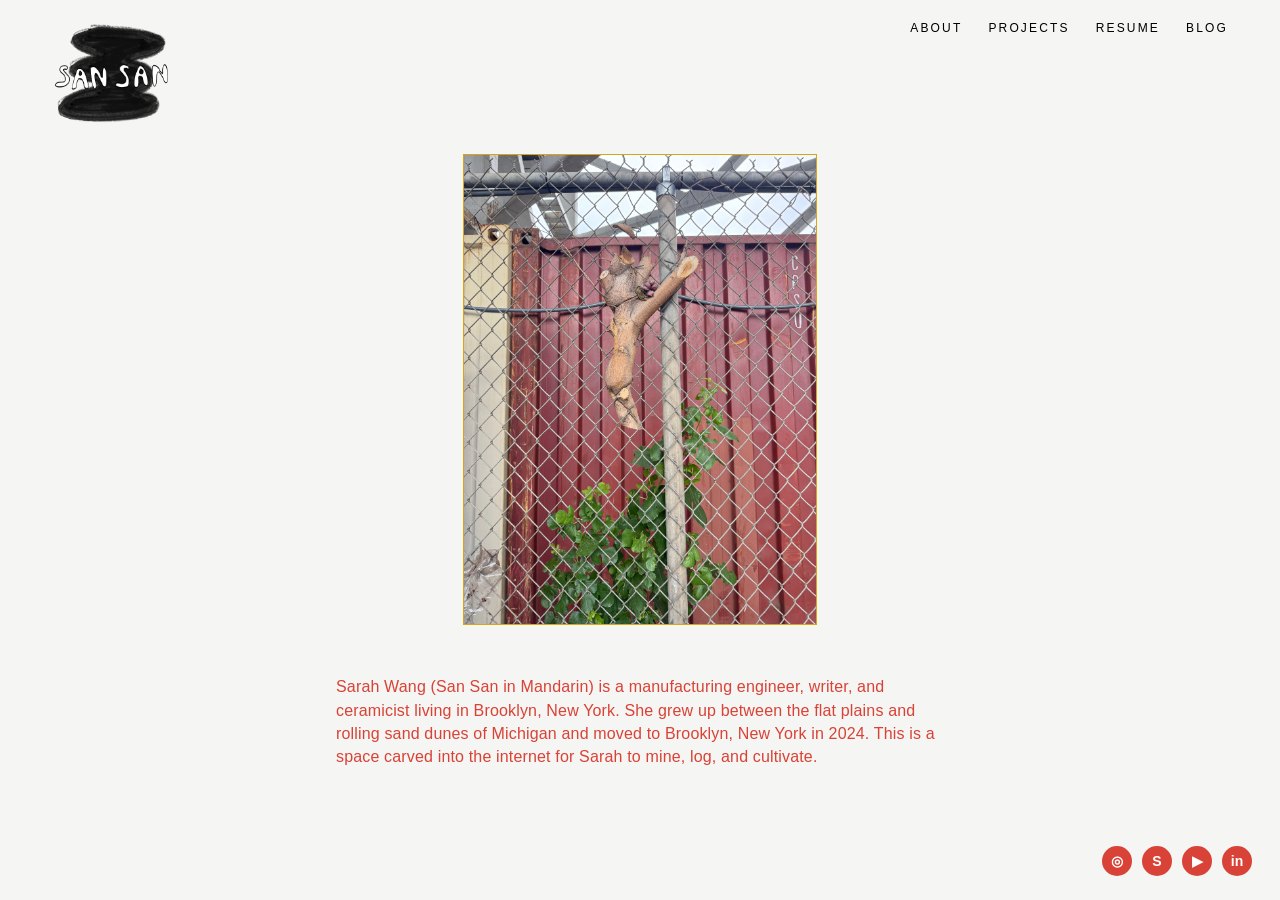
<file: index.html>
<!DOCTYPE html>
<html lang="en">
  <head>
    <meta charset="UTF-8" />
    <meta name="viewport" content="width=device-width, initial-scale=1.0" />
    <title>San San — About</title>
    <link rel="icon" type="image/png" href="SanSanLogo.png" />
    <link rel="stylesheet" href="styles.css" />
  </head>
  <body class="page-shell">
    <header class="site-header">
      <div class="brand" aria-label="sansan.studio home">
        <img class="brand-logo" src="SanSanLogo.png" alt="sansan.studio logo" />
      </div>

      <nav class="main-nav" aria-label="Main navigation">
        <ul>
          <li><a href="about.html">About</a></li>
          <li><a href="projects.html">Projects</a></li>
          <li><a href="resume.html">Resume</a></li>
          <li><a href="blog.html">Blog</a></li>
        </ul>
      </nav>
    </header>

    <main class="about-page">
      <div class="feature-wrap">
        <img
          class="feature-image"
          src="TreeFence.JPEG"
          alt="Fence and tree image"
        />
      </div>

      <article class="about-copy">
        <p>
          Sarah Wang (San San in Mandarin) is a manufacturing engineer, writer, and ceramicist living in Brooklyn,
          New York. She grew up between the flat plains and rolling sand dunes of Michigan and moved to
          Brooklyn, New York in 2024. This is a space carved into the internet for Sarah to mine, log, and cultivate.
        </p>
      </article>
    </main>

    <div class="social-links" aria-label="Social media links">
      <a href="https://www.instagram.com/swangxswang/" target="_blank" rel="noreferrer" aria-label="Instagram" title="Instagram">◎</a>
      <a href="https://swangxswang.substack.com/?utm_campaign=profile_chips" target="_blank" rel="noreferrer" aria-label="Substack" title="Substack">S</a>
      <a href="https://www.youtube.com/@swangxswang" target="_blank" rel="noreferrer" aria-label="YouTube" title="YouTube">▶</a>
      <a href="https://www.linkedin.com/in/sarah-wang-07b1b1128/?isSelfProfile=true" target="_blank" rel="noreferrer" aria-label="LinkedIn" title="LinkedIn">in</a>
    </div>
  </body>
</html>
</file>
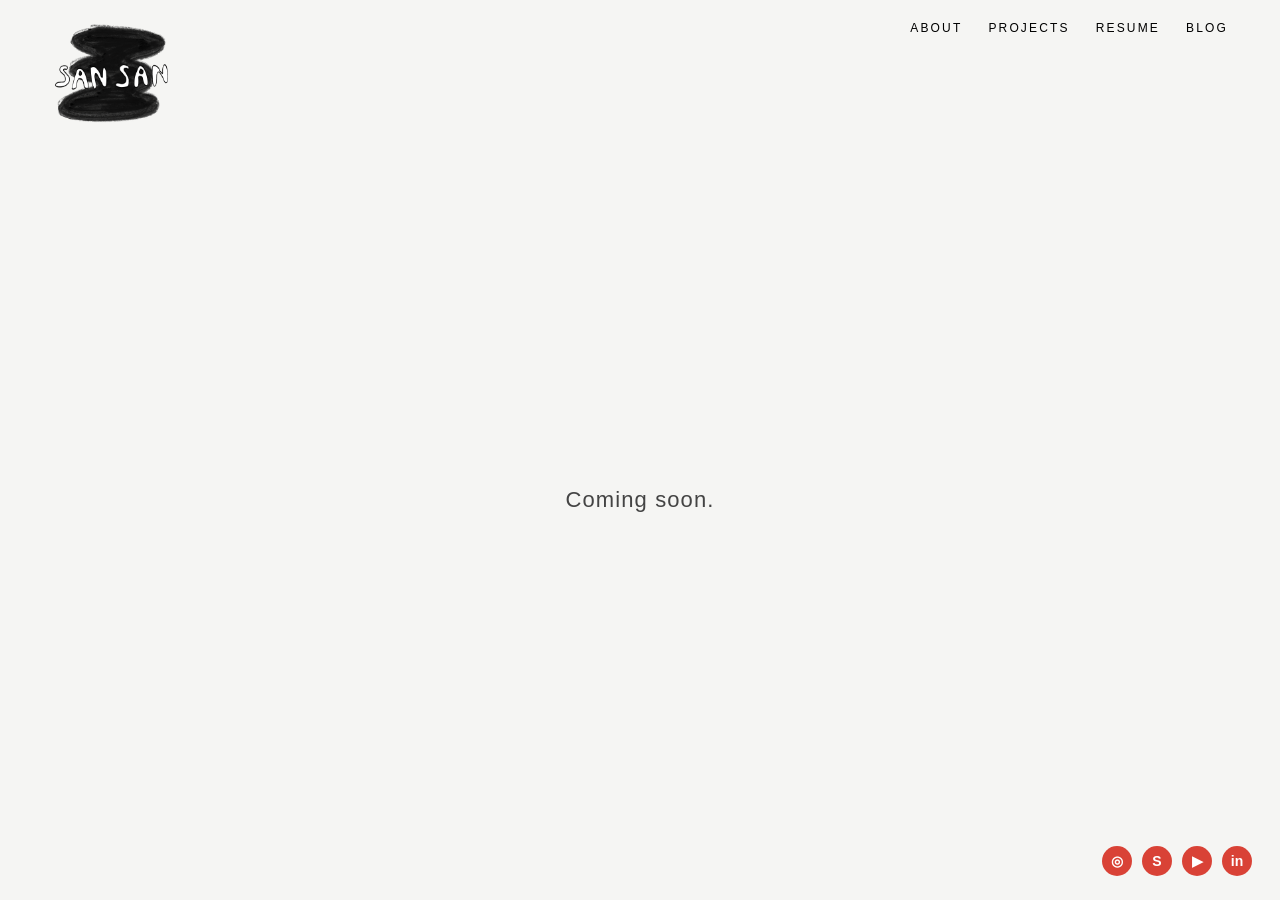
<file: blog.html>
<!DOCTYPE html>
<html lang="en">
  <head>
    <meta charset="UTF-8" />
    <meta name="viewport" content="width=device-width, initial-scale=1.0" />
    <title>San San — Blog</title>
    <link rel="icon" type="image/png" href="SanSanLogo.png" />
    <link rel="stylesheet" href="styles.css" />
  </head>
  <body class="page-shell empty-page">
    <header class="site-header">
      <div class="brand" aria-label="San San home">
        <img class="brand-logo" src="SanSanLogo.png" alt="San San logo" />
      </div>

      <nav class="main-nav" aria-label="Main navigation">
        <ul>
          <li><a href="about.html">About</a></li>
          <li><a href="projects.html">Projects</a></li>
          <li><a href="resume.html">Resume</a></li>
          <li><a href="blog.html" aria-current="page">Blog</a></li>
        </ul>
      </nav>
    </header>

    <main class="blank-page">
      <p>Coming soon.</p>
    </main>

    <div class="social-links" aria-label="Social media links">
      <a href="https://www.instagram.com/swangxswang/" target="_blank" rel="noreferrer" aria-label="Instagram" title="Instagram">◎</a>
      <a href="https://swangxswang.substack.com/?utm_campaign=profile_chips" target="_blank" rel="noreferrer" aria-label="Substack" title="Substack">S</a>
      <a href="https://www.youtube.com/@swangxswang" target="_blank" rel="noreferrer" aria-label="YouTube" title="YouTube">▶</a>
      <a href="https://www.linkedin.com/in/sarah-wang-07b1b1128/?isSelfProfile=true" target="_blank" rel="noreferrer" aria-label="LinkedIn" title="LinkedIn">in</a>
    </div>
  </body>
</html>
</file>
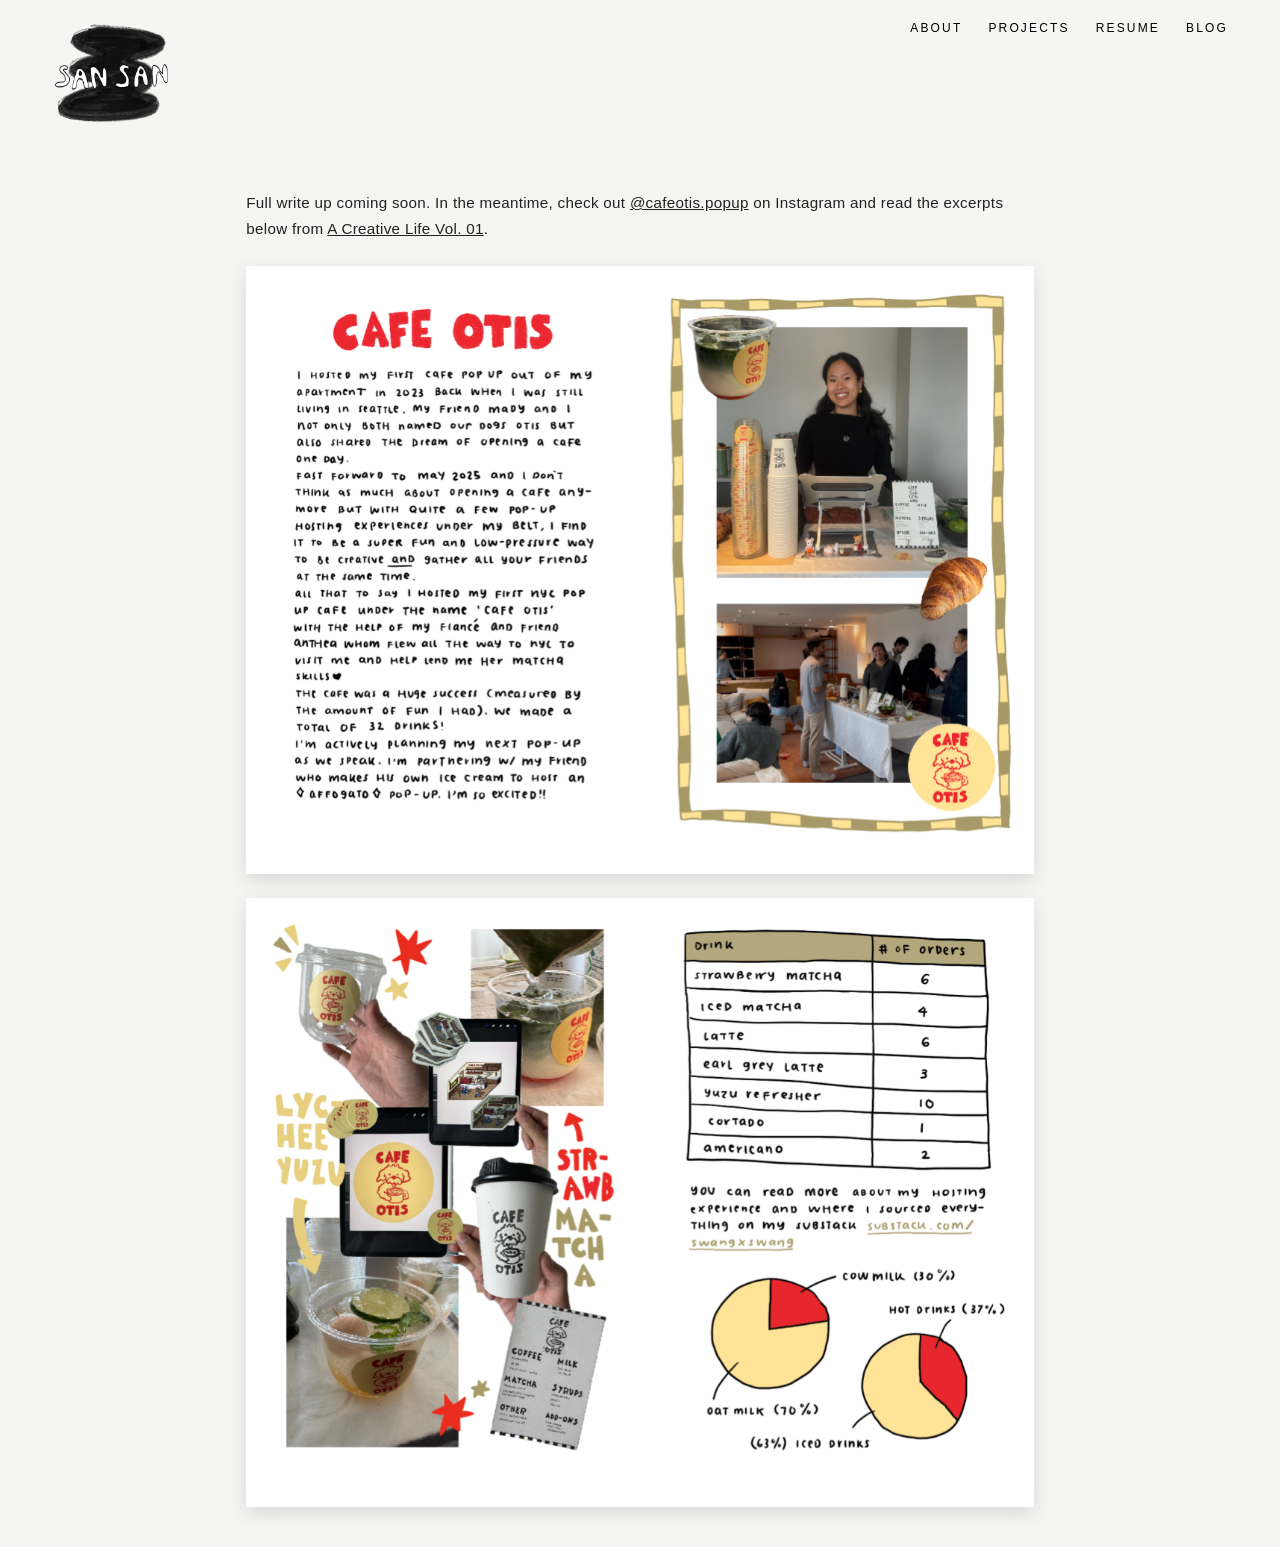
<file: cafe-otis.html>
<!DOCTYPE html>
<html lang="en">
  <head>
    <meta charset="UTF-8" />
    <meta name="viewport" content="width=device-width, initial-scale=1.0" />
    <title>Coming Soon</title>
    <link rel="icon" type="image/png" href="SanSanLogo.png" />
    <link rel="stylesheet" href="styles.css" />
  </head>
  <body class="page-shell">
    <header class="site-header">
      <div class="brand" aria-label="sansan.studio home">
        <img class="brand-logo" src="SanSanLogo.png" alt="sansan.studio logo" />
      </div>
      <nav class="main-nav" aria-label="Main navigation">
        <ul>
          <li><a href="about.html">About</a></li>
          <li><a href="projects.html">Projects</a></li>
          <li><a href="resume.html">Resume</a></li>
          <li><a href="blog.html">Blog</a></li>
        </ul>
      </nav>
    </header>

    <main class="blank-page" style="display: grid; grid-template-columns: 1fr; gap: 24px; justify-items: center; padding: 40px 24px; position: relative; top: 50px;">
      <p style="max-width: 787.5px; width: 100%; margin: 0; text-align: left; font-size: 0.95rem; line-height: 1.7; color: #222; letter-spacing: 0.02em;">
        Full write up coming soon. In the meantime, check out <a href="https://www.instagram.com/cafeotis.popup/" target="_blank" rel="noreferrer" style="color: inherit; text-decoration: underline;">@cafeotis.popup</a> on Instagram and read the excerpts below from
        <a href="coming-soon-vol01.html" style="color: inherit; text-decoration: underline;">A Creative Life Vol. 01</a>.
      </p>
      <img src="mclVol1Cafeotis_1.png" alt="Cafe Otis excerpt 1" style="max-width: 787.5px; width: 100%; height: auto; display: block; object-fit: contain; box-shadow: 0 6px 18px rgba(0, 0, 0, 0.12);" />
      <img src="mclVol1Cafeotis_2.png" alt="Cafe Otis excerpt 2" style="max-width: 787.5px; width: 100%; height: auto; display: block; object-fit: contain; box-shadow: 0 6px 18px rgba(0, 0, 0, 0.12);" />
    </main>
  </body>
</html>
</file>
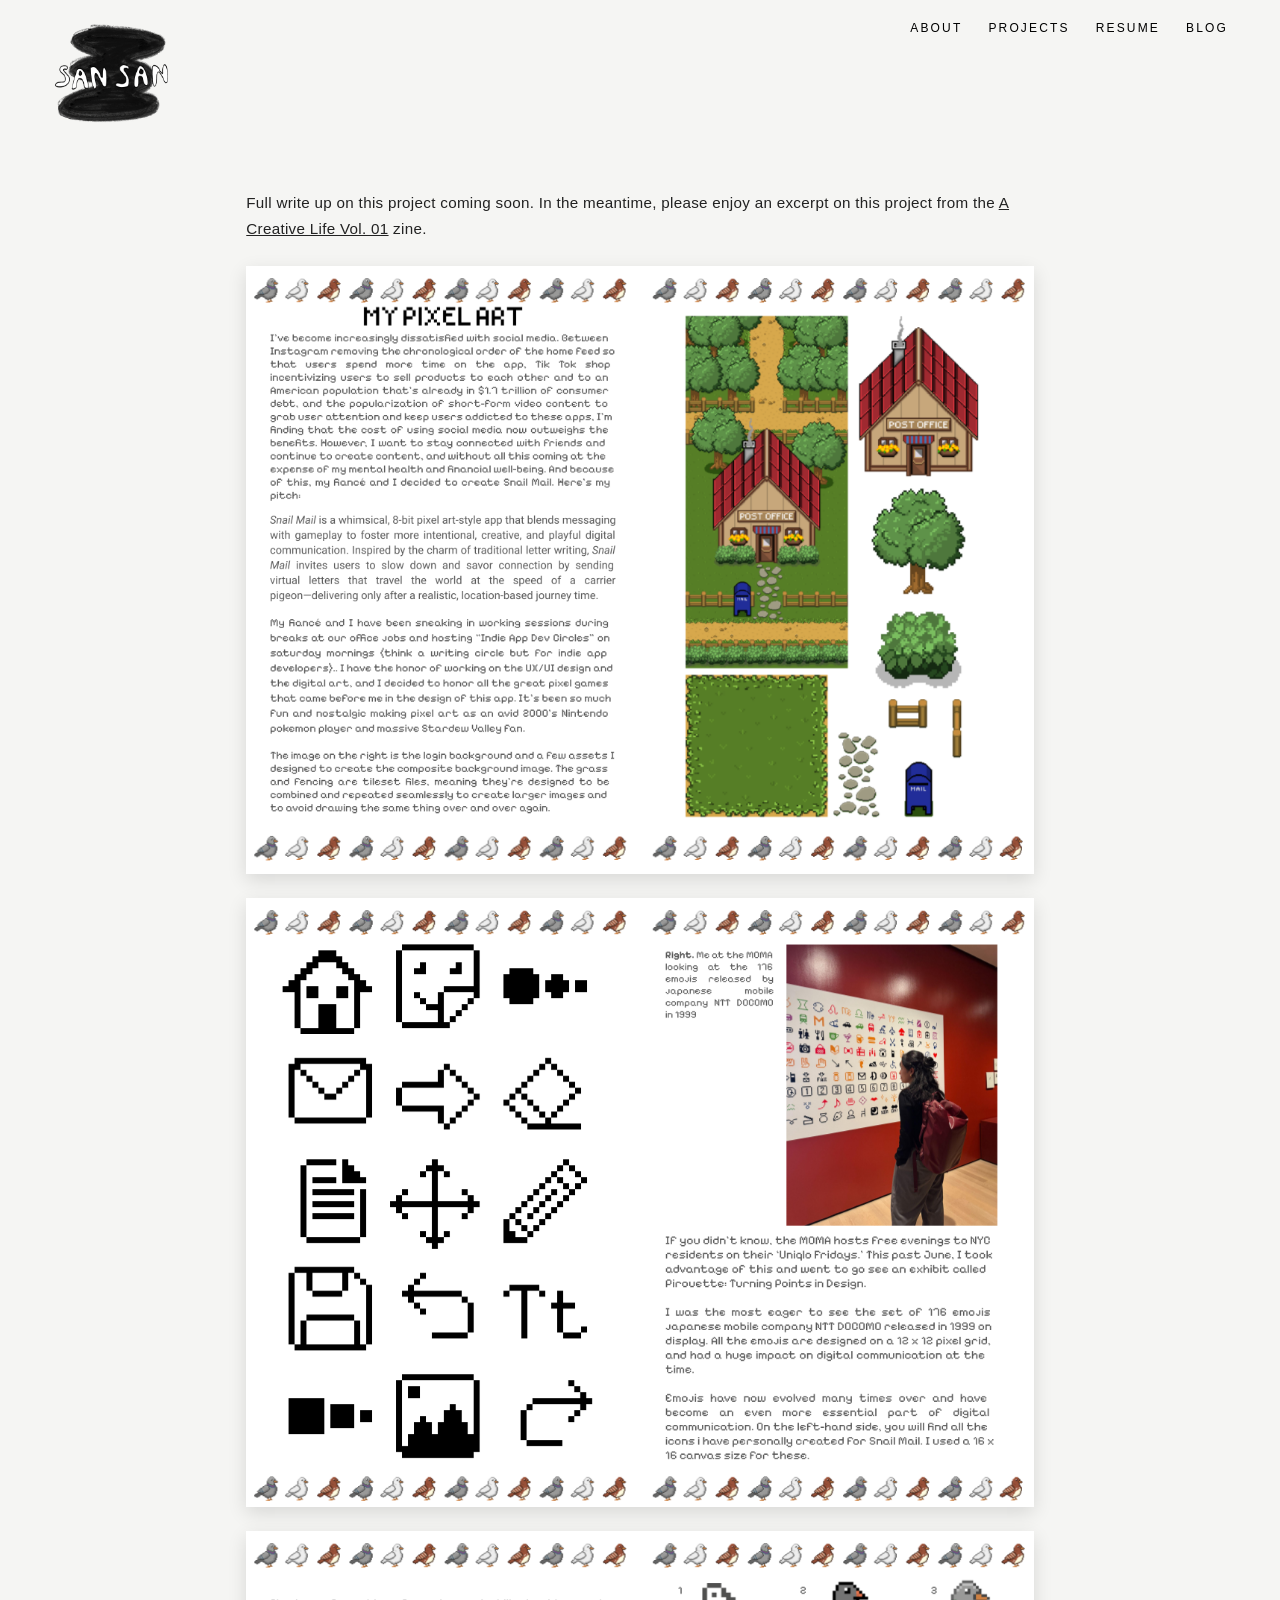
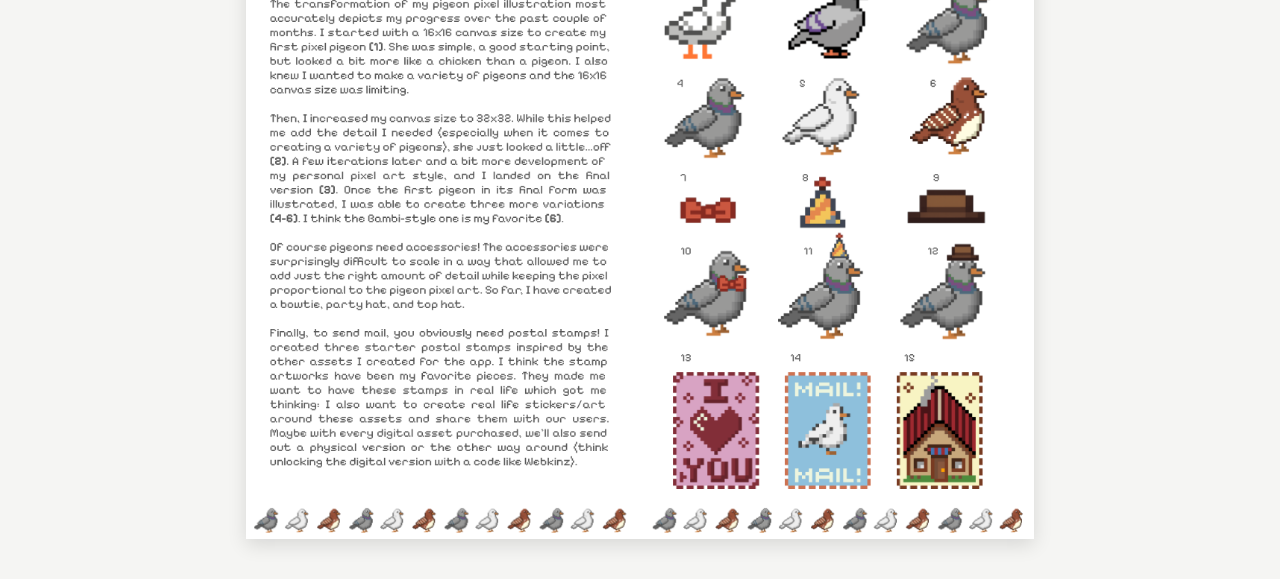
<file: coming-soon-snailmail.html>
<!DOCTYPE html>
<html lang="en">
  <head>
    <meta charset="UTF-8" />
    <meta name="viewport" content="width=device-width, initial-scale=1.0" />
    <title>Coming Soon</title>
    <link rel="icon" type="image/png" href="SanSanLogo.png" />
    <link rel="stylesheet" href="styles.css" />
  </head>
  <body class="page-shell">
    <header class="site-header">
      <div class="brand" aria-label="sansan.studio home">
        <img class="brand-logo" src="SanSanLogo.png" alt="sansan.studio logo" />
      </div>
      <nav class="main-nav" aria-label="Main navigation">
        <ul>
          <li><a href="about.html">About</a></li>
          <li><a href="projects.html">Projects</a></li>
          <li><a href="resume.html">Resume</a></li>
          <li><a href="blog.html">Blog</a></li>
        </ul>
      </nav>
    </header>

    <main class="blank-page" style="display: grid; grid-template-columns: 1fr; gap: 24px; justify-items: center; padding: 40px 24px; position: relative; top: 50px;">
      <p style="max-width: 787.5px; width: 100%; margin: 0; text-align: left; font-size: 0.95rem; line-height: 1.7; color: #222; letter-spacing: 0.02em;">
        Full write up on this project coming soon. In the meantime, please enjoy an excerpt on this project from the
        <a href="coming-soon-vol01.html" style="color: inherit; text-decoration: underline;">A Creative Life Vol. 01</a>
        zine.
      </p>
      <img src="MCL_Vol1_SnailMail_1.png" alt="Snail Mail image 1" style="max-width: 787.5px; width: 100%; height: auto; display: block; object-fit: contain; box-shadow: 0 6px 18px rgba(0, 0, 0, 0.12);" />
      <img src="MCL_Vol1_SnailMail_2.png" alt="Snail Mail image 2" style="max-width: 787.5px; width: 100%; height: auto; display: block; object-fit: contain; box-shadow: 0 6px 18px rgba(0, 0, 0, 0.12);" />
      <img src="MCL_Vol1_SnailMail_3.png" alt="Snail Mail image 3" style="max-width: 787.5px; width: 100%; height: auto; display: block; object-fit: contain; box-shadow: 0 6px 18px rgba(0, 0, 0, 0.12);" />
    </main>
  </body>
</html>
</file>
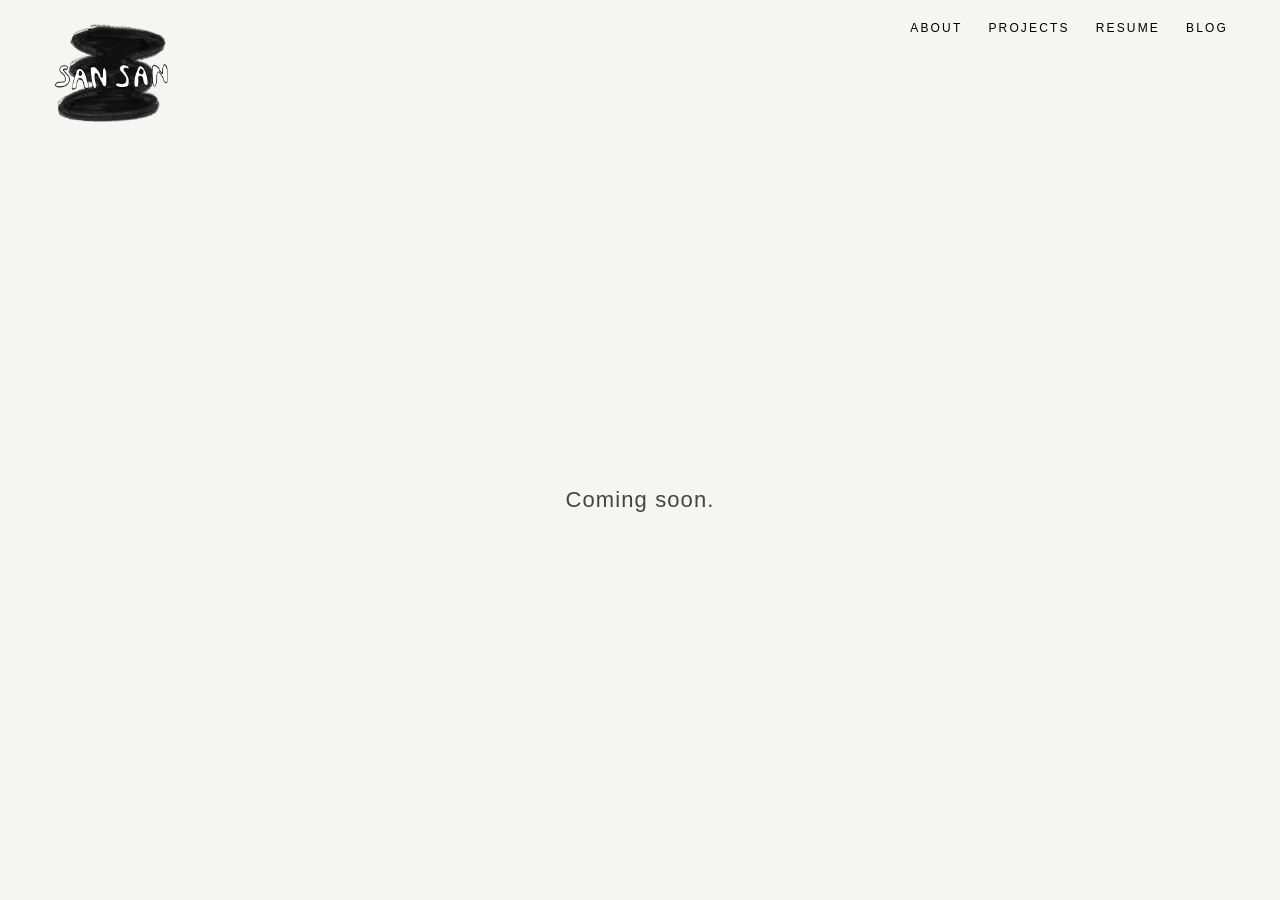
<file: coming-soon-vol01.html>
<!DOCTYPE html>
<html lang="en">
  <head>
    <meta charset="UTF-8" />
    <meta name="viewport" content="width=device-width, initial-scale=1.0" />
    <title>Coming Soon</title>
    <link rel="icon" type="image/png" href="SanSanLogo.png" />
    <link rel="stylesheet" href="styles.css" />
  </head>
  <body class="page-shell">
    <header class="site-header">
      <div class="brand" aria-label="sansan.studio home">
        <img class="brand-logo" src="SanSanLogo.png" alt="sansan.studio logo" />
      </div>
      <nav class="main-nav" aria-label="Main navigation">
        <ul>
          <li><a href="about.html">About</a></li>
          <li><a href="projects.html">Projects</a></li>
          <li><a href="resume.html">Resume</a></li>
          <li><a href="blog.html">Blog</a></li>
        </ul>
      </nav>
    </header>

    <main class="blank-page">
      <p>Coming soon.</p>
    </main>
  </body>
</html>
</file>
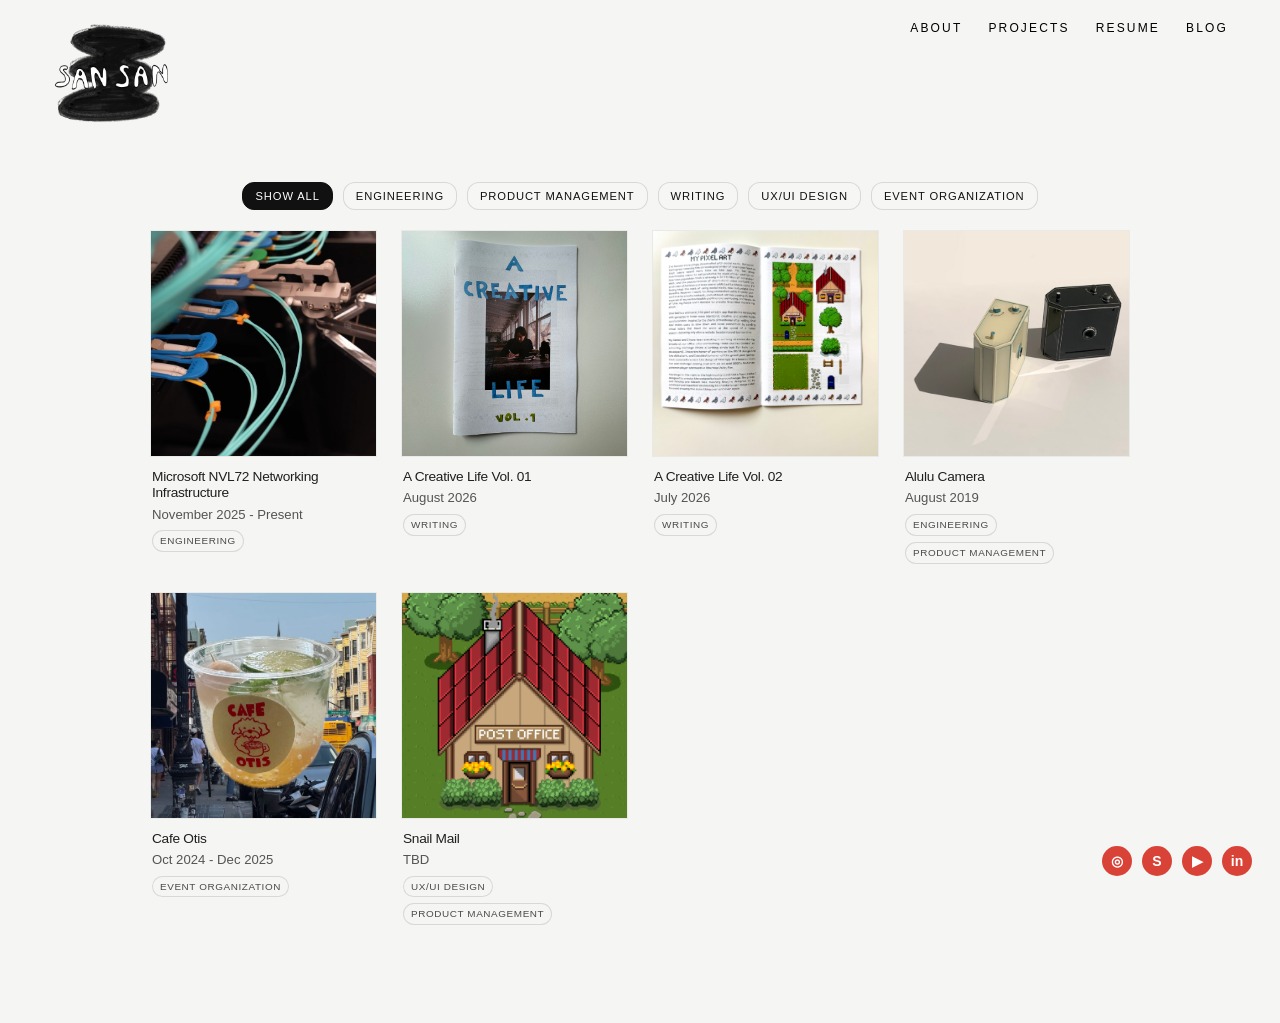
<file: projects.html>
<!DOCTYPE html>
<html lang="en">
  <head>
    <meta charset="UTF-8" />
    <meta name="viewport" content="width=device-width, initial-scale=1.0" />
    <title>San San — Projects</title>
    <link rel="icon" type="image/png" href="SanSanLogo.png" />
    <link rel="stylesheet" href="styles.css" />
  </head>
  <body class="page-shell empty-page">
    <header class="site-header">
      <div class="brand" aria-label="San San home">
        <img class="brand-logo" src="SanSanLogo.png" alt="San San logo" />
      </div>

      <nav class="main-nav" aria-label="Main navigation">
        <ul>
          <li><a href="about.html">About</a></li>
          <li><a href="projects.html" aria-current="page">Projects</a></li>
          <li><a href="resume.html">Resume</a></li>
          <li><a href="blog.html">Blog</a></li>
        </ul>
      </nav>
    </header>

    <main class="zines-page projects-page">
      <div class="project-tag-bar" aria-label="Project filters">
        <button class="project-tag-filter is-active" type="button" data-filter="all">Show All</button>
        <button class="project-tag-filter" type="button" data-filter="Engineering">Engineering</button>
        <button class="project-tag-filter" type="button" data-filter="Product Management">Product Management</button>
        <button class="project-tag-filter" type="button" data-filter="Writing">Writing</button>
        <button class="project-tag-filter" type="button" data-filter="UX/UI Design">UX/UI Design</button>
        <button class="project-tag-filter" type="button" data-filter="Event Organization">Event Organization</button>
      </div>

      <div class="projects-grid projects-card-grid" aria-label="Zine gallery">
        <article class="project-card" data-tags="Engineering">
          <a class="projects-link" href="https://azure.microsoft.com/en-us/blog/microsofts-strategic-ai-datacenter-planning-enables-seamless-large-scale-nvidia-rubin-deployments/" target="_blank" rel="noopener noreferrer" aria-label="Microsoft NVL72 Networking Infrastructure">
            <img src="msftnvl72infra.jpg" alt="Microsoft NVL72 Networking Infrastructure" />
          </a>
          <div class="project-meta">
            <h2>Microsoft NVL72 Networking Infrastructure</h2>
            <p>November 2025 - Present</p>
            <div class="project-tags"><span>Engineering</span></div>
          </div>
        </article>

        <article class="project-card" data-tags="Writing">
          <a class="projects-link" href="coming-soon-vol01.html" aria-label="A Creative Life Vol. 01 cover">
            <img src="ACreativeLifeVol01.JPEG" alt="A Creative Life Vol. 01 cover" />
          </a>
          <div class="project-meta">
            <h2>A Creative Life Vol. 01</h2>
            <p>August 2026</p>
            <div class="project-tags"><span>Writing</span></div>
          </div>
        </article>

        <article class="project-card" data-tags="Writing">
          <a class="projects-link" href="coming-soon-vol02.html" aria-label="A Creative Life Vol. 02 cover">
            <img src="ACreativeLifeVol01_PixelArt.JPEG" alt="A Creative Life Vol. 02 cover" />
          </a>
          <div class="project-meta">
            <h2>A Creative Life Vol. 02</h2>
            <p>July 2026</p>
            <div class="project-tags"><span>Writing</span></div>
          </div>
        </article>

        <article class="project-card" data-tags="Engineering,Product Management">
          <a class="projects-link" href="https://alulucamera.com/" aria-label="Alulu Camera cover">
            <img src="alulu_yellowandblack.jpg" alt="Alulu Camera cover" />
          </a>
          <div class="project-meta">
            <h2>Alulu Camera</h2>
            <p>August 2019</p>
            <div class="project-tags"><span>Engineering</span><span>Product Management</span></div>
          </div>
        </article>

        <article class="project-card" data-tags="Event Organization">
          <a class="projects-link" href="cafe-otis.html" aria-label="Cafe Otis">
            <img src="cafeotis.png" alt="Cafe Otis" />
          </a>
          <div class="project-meta">
            <h2>Cafe Otis</h2>
            <p>Oct 2024 - Dec 2025</p>
            <div class="project-tags"><span>Event Organization</span></div>
          </div>
        </article>

        <article class="project-card" data-tags="UX/UI Design,Product Management">
          <a class="projects-link" href="coming-soon-snailmail.html" aria-label="Snail Mail">
            <img src="snailmail.png" alt="Snail Mail" />
          </a>
          <div class="project-meta">
            <h2>Snail Mail</h2>
            <p>TBD</p>
            <div class="project-tags"><span>UX/UI Design</span><span>Product Management</span></div>
          </div>
        </article>
      </div>
    </main>

    <script>
      const filterButtons = document.querySelectorAll('.project-tag-filter');
      const projectCards = document.querySelectorAll('.project-card');

      filterButtons.forEach((button) => {
        button.addEventListener('click', () => {
          const selectedTag = button.dataset.filter;

          filterButtons.forEach((item) => {
            item.classList.toggle('is-active', item === button);
          });

          projectCards.forEach((card) => {
            const tags = (card.dataset.tags || '').split(',').map((tag) => tag.trim());
            const shouldShow = selectedTag === 'all' || tags.includes(selectedTag);
            card.classList.toggle('is-hidden', !shouldShow);
          });
        });
      });
    </script>

    <div class="social-links" aria-label="Social media links">
      <a href="https://www.instagram.com/swangxswang/" target="_blank" rel="noreferrer" aria-label="Instagram" title="Instagram">◎</a>
      <a href="https://swangxswang.substack.com/?utm_campaign=profile_chips" target="_blank" rel="noreferrer" aria-label="Substack" title="Substack">S</a>
      <a href="https://www.youtube.com/@swangxswang" target="_blank" rel="noreferrer" aria-label="YouTube" title="YouTube">▶</a>
      <a href="https://www.linkedin.com/in/sarah-wang-07b1b1128/?isSelfProfile=true" target="_blank" rel="noreferrer" aria-label="LinkedIn" title="LinkedIn">in</a>
    </div>
  </body>
</html>
</file>
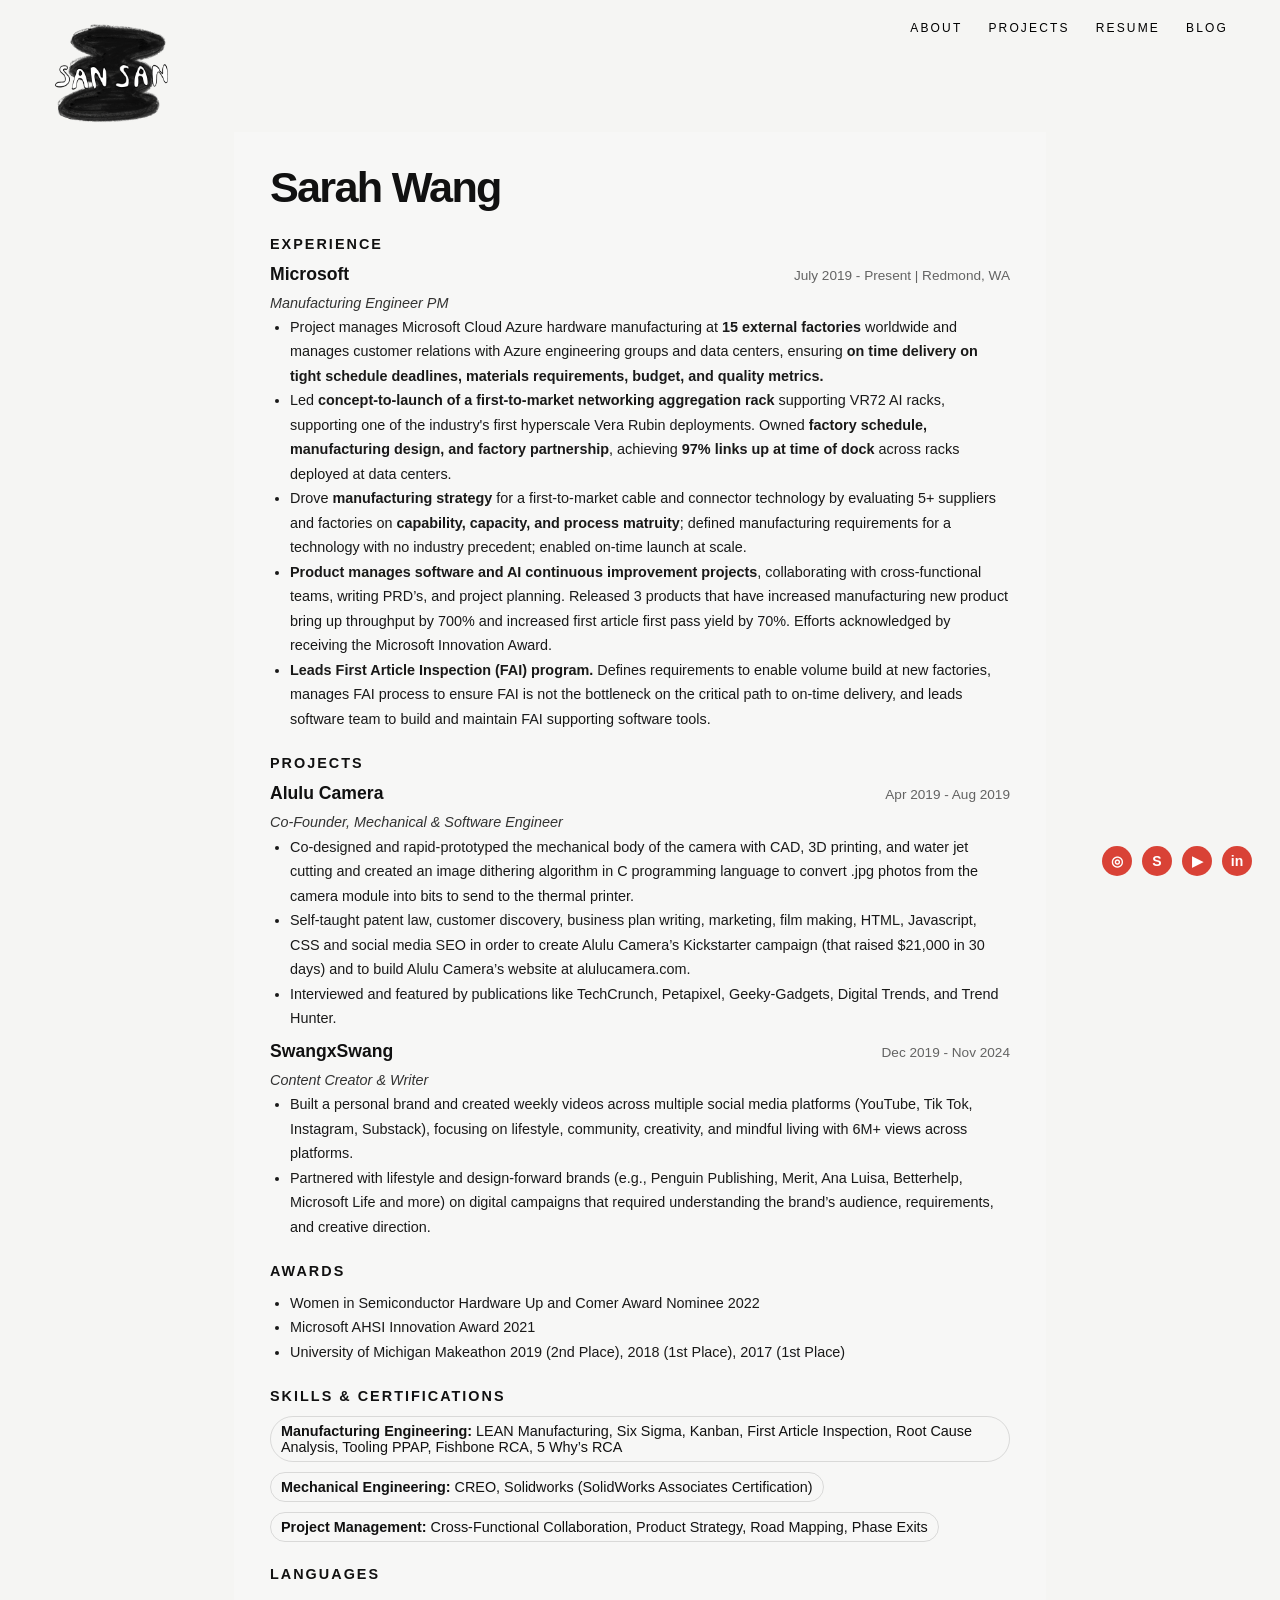
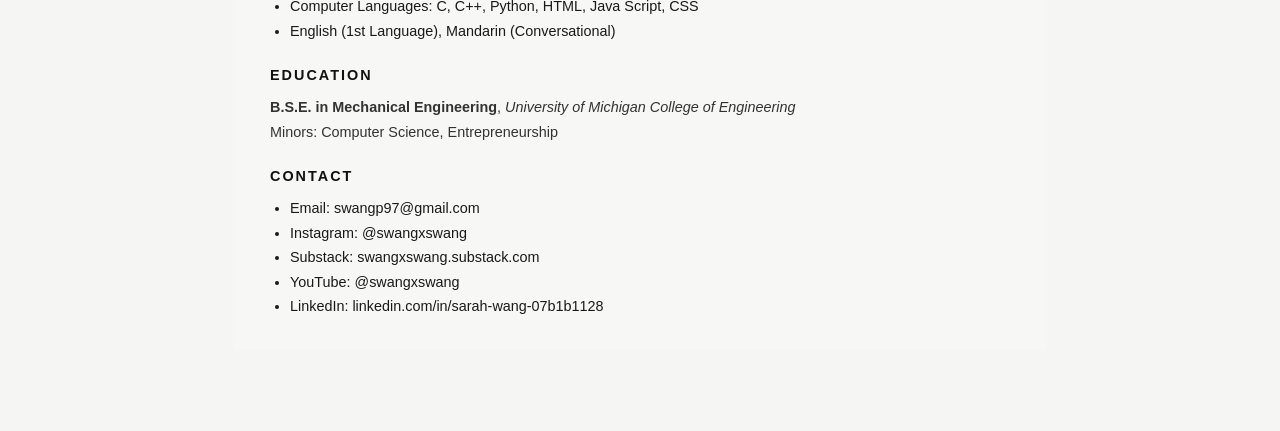
<file: resume.html>
<!DOCTYPE html>
<html lang="en">
  <head>
    <meta charset="UTF-8" />
    <meta name="viewport" content="width=device-width, initial-scale=1.0" />
    <title>San San — Resume</title>
    <link rel="icon" type="image/png" href="SanSanLogo.png" />
    <link rel="stylesheet" href="styles.css" />
  </head>
  <body class="page-shell">
    <header class="site-header">
      <div class="brand" aria-label="San San home">
        <img class="brand-logo" src="SanSanLogo.png" alt="San San logo" />
      </div>

      <nav class="main-nav" aria-label="Main navigation">
        <ul>
          <li><a href="about.html">About</a></li>
          <li><a href="projects.html">Projects</a></li>
          <li><a href="resume.html" aria-current="page">Resume</a></li>
          <li><a href="blog.html">Blog</a></li>
        </ul>
      </nav>
    </header>

    <main class="resume-page">
      <article class="resume-sheet">
        <header class="resume-header">
          <h1>Sarah Wang</h1>
        </header>

        <section class="resume-section">
          <h2>Experience</h2>
          <div class="resume-entry">
            <div class="resume-entry-head">
              <h3>Microsoft</h3>
              <span>July 2019 - Present | Redmond, WA</span>
            </div>
            <p><em>Manufacturing Engineer PM</em></p>
            <ul class="resume-list">
              <li>Project manages Microsoft Cloud Azure hardware manufacturing at <strong>15 external factories</strong> worldwide and manages customer relations with Azure engineering groups and data centers, ensuring <strong> on time delivery on tight schedule deadlines, materials requirements, budget, and quality metrics.</strong> </li>
              <li>Led <strong> concept-to-launch of a first-to-market networking aggregation rack </strong> supporting VR72 AI racks, supporting one of the industry's first hyperscale Vera Rubin deployments. Owned <strong> factory schedule, manufacturing design, and factory partnership</strong>, achieving <strong> 97% links up at time of dock </strong> across racks deployed at data centers.
              </li>
              <li>Drove <strong>manufacturing strategy </strong>for a first-to-market cable and connector technology by evaluating 5+ suppliers and factories on <strong>capability, capacity, and process matruity</strong>; defined manufacturing requirements for a technology with no industry precedent; enabled on-time launch at scale.</li>
              <li><strong>Product manages software and AI continuous improvement projects</strong>, collaborating with cross-functional teams, writing PRD’s, and project planning. Released 3 products that have increased manufacturing new product bring up throughput by 700% and increased first article first pass yield by 70%. Efforts acknowledged by receiving the Microsoft Innovation Award.
              </li>
              <li><strong>Leads First Article Inspection (FAI) program.</strong> Defines requirements to enable volume build at new factories, manages FAI process to ensure FAI is not the bottleneck on the critical path to on-time delivery, and leads software team to build and maintain FAI supporting software tools.</li>
            </ul>
          </div>
        </section>

        <section class="resume-section">
          <h2>Projects</h2>
          <div class="resume-entry">
            <div class="resume-entry-head">
              <h3>Alulu Camera</h3>
              <span>Apr 2019 - Aug 2019</span>
            </div>
            <p><em>Co-Founder, Mechanical &amp; Software Engineer</em></p>
            <ul class="resume-list">
              <li>Co-designed and rapid-prototyped the mechanical body of the camera with CAD, 3D printing, and water jet cutting and created an image dithering algorithm in C programming language to convert .jpg photos from the camera module into bits to send to the thermal printer.</li>
              <li>Self-taught patent law, customer discovery, business plan writing, marketing, film making, HTML, Javascript, CSS and social media SEO in order to create Alulu Camera’s Kickstarter campaign (that raised $21,000 in 30 days) and to build Alulu Camera’s website at <a href="http://alulucamera.com" target="_blank" rel="noreferrer">alulucamera.com</a>.</li>
              <li>Interviewed and featured by publications like <a href="https://techcrunch.com/2019/08/08/this-charming-little-camera-prints-instantly-to-receipt-paper/" target="_blank" rel="noreferrer">TechCrunch</a>, <a href="https://petapixel.com/2019/08/09/this-fun-black-white-instant-camera-prints-photos-on-receipt-paper/" target="_blank" rel="noreferrer">Petapixel</a>, <a href="https://www.geeky-gadgets.com/alulu-camera-receipt-paper-film-camera-24-07-2019/" target="_blank" rel="noreferrer">Geeky-Gadgets</a>, <a href="https://www.digitaltrends.com/photography/alulu-camera-thermal-receipt-kickstarter/" target="_blank" rel="noreferrer">Digital Trends</a>, and <a href="https://www.trendhunter.com/trends/alulu-camera" target="_blank" rel="noreferrer">Trend Hunter</a>.</li>
            </ul>
          </div>

          <div class="resume-entry">
            <div class="resume-entry-head">
              <h3>SwangxSwang</h3>
              <span>Dec 2019 - Nov 2024</span>
            </div>
            <p><em>Content Creator & Writer</em></p>
            <ul class="resume-list">
              <li>Built a personal brand and created weekly videos across multiple social media platforms (YouTube, Tik Tok, Instagram, Substack), focusing on lifestyle, community, creativity, and mindful living with 6M+ views across platforms.</li>
              <li>Partnered with lifestyle and design-forward brands (e.g., Penguin Publishing, Merit, Ana Luisa, Betterhelp, Microsoft Life and more) on digital campaigns that required understanding the brand’s audience, requirements, and creative direction.</li>
            </ul>
          </div>
        </section>

        <section class="resume-section">
          <h2>Awards</h2>
          <ul class="resume-list">
            <li>Women in Semiconductor Hardware Up and Comer Award Nominee 2022</li>
            <li>Microsoft AHSI Innovation Award 2021</li>
            <li>University of Michigan Makeathon 2019 (2nd Place), 2018 (1st Place), 2017 (1st Place)</li>
          </ul>
        </section>

        <section class="resume-section">
          <h2>Skills &amp; Certifications</h2>
          <div class="resume-skills">
            <span><strong>Manufacturing Engineering:</strong> LEAN Manufacturing, Six Sigma, Kanban, First Article Inspection, Root Cause Analysis, Tooling PPAP, Fishbone RCA, 5 Why’s RCA</span>
            <span><strong>Mechanical Engineering:</strong> CREO, Solidworks (SolidWorks Associates Certification)</span>
            <span><strong>Project Management:</strong> Cross-Functional Collaboration, Product Strategy, Road Mapping, Phase Exits</span>
          </div>
        </section>

        <section class="resume-section">
          <h2>Languages</h2>
          <ul class="resume-list">
            <li>Computer Languages: C, C++, Python, HTML, Java Script, CSS</li>
            <li>English (1st Language), Mandarin (Conversational)</li>
          </ul>
        </section>

        <section class="resume-section">
          <h2>Education</h2>
          <p><strong>B.S.E. in Mechanical Engineering</strong>, <em>University of Michigan College of Engineering</em></p>
          <p>Minors: Computer Science, Entrepreneurship</p>
        </section>

        <section class="resume-section">
          <h2>Contact</h2>
          <ul class="resume-list">
            <li>Email: <a href="mailto:swangp97@gmail.com">swangp97@gmail.com</a></li>
            <li>Instagram: @swangxswang</li>
            <li>Substack: swangxswang.substack.com</li>
            <li>YouTube: @swangxswang</li>
            <li>LinkedIn: <a href="https://www.linkedin.com/in/sarah-wang-07b1b1128/?isSelfProfile=true" target="_blank" rel="noreferrer">linkedin.com/in/sarah-wang-07b1b1128</a></li>
          </ul>
        </section>
      </article>
    </main>

    <div class="social-links" aria-label="Social media links">
      <a href="https://www.instagram.com/swangxswang/" target="_blank" rel="noreferrer" aria-label="Instagram" title="Instagram">◎</a>
      <a href="https://swangxswang.substack.com/?utm_campaign=profile_chips" target="_blank" rel="noreferrer" aria-label="Substack" title="Substack">S</a>
      <a href="https://www.youtube.com/@swangxswang" target="_blank" rel="noreferrer" aria-label="YouTube" title="YouTube">▶</a>
      <a href="https://www.linkedin.com/in/sarah-wang-07b1b1128/?isSelfProfile=true" target="_blank" rel="noreferrer" aria-label="LinkedIn" title="LinkedIn">in</a>
    </div>
  </body>
</html>
</file>
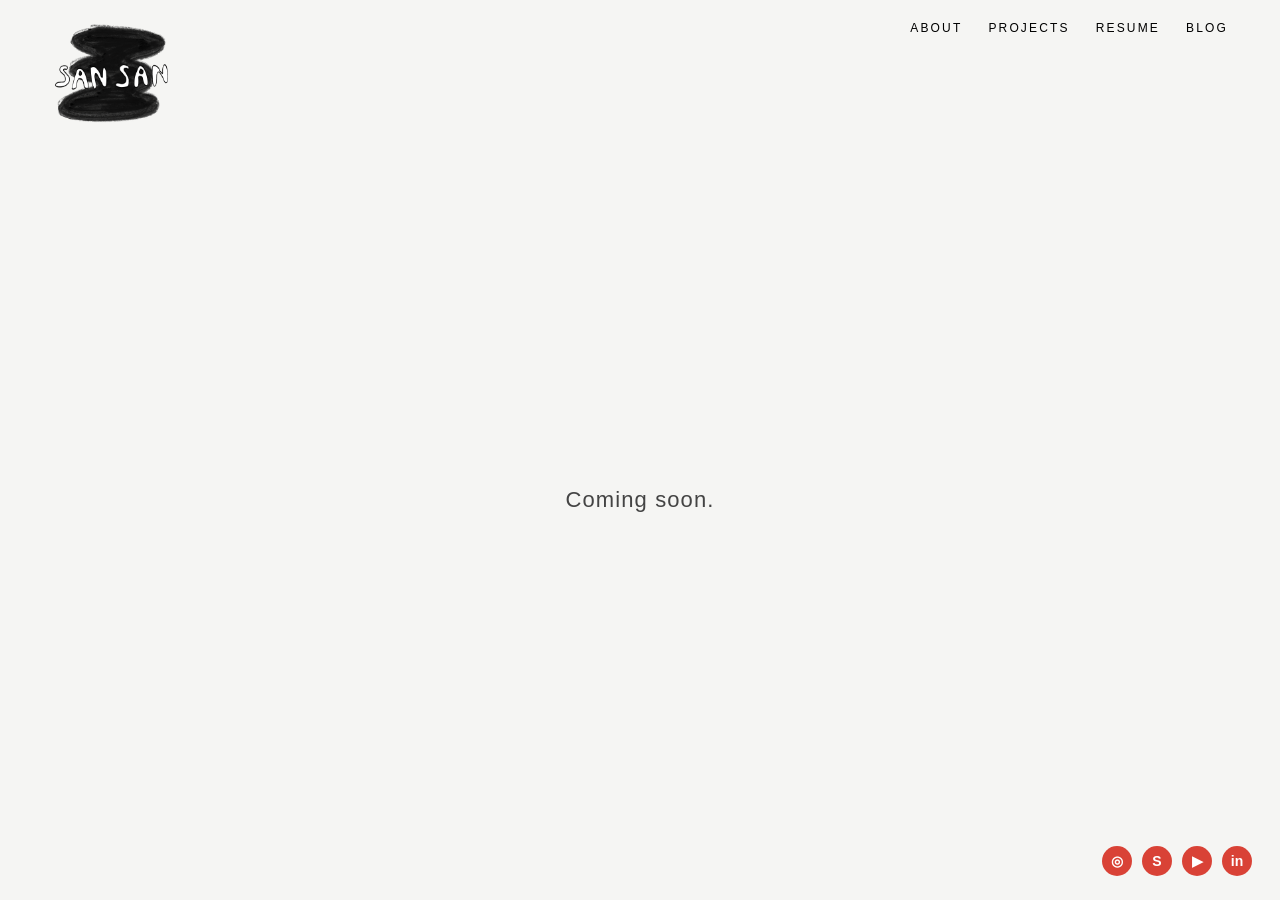
<file: writing.html>
<!DOCTYPE html>
<html lang="en">
  <head>
    <meta charset="UTF-8" />
    <meta name="viewport" content="width=device-width, initial-scale=1.0" />
    <title>Kkamangae — Writing</title>
    <link rel="icon" type="image/png" href="SanSanLogo.png" />
    <link rel="stylesheet" href="styles.css" />
  </head>
  <body class="page-shell empty-page">
    <header class="site-header">
      <div class="brand" aria-label="Kkamangae home">
        <img class="brand-logo" src="SanSanLogo.png" alt="Kkamangae logo" />
      </div>

      <nav class="main-nav" aria-label="Main navigation">
        <ul>
          <li><a href="about.html">About</a></li>
          <li><a href="projects.html">Projects</a></li>
          <li><a href="resume.html">Resume</a></li>
          <li><a href="blog.html">Blog</a></li>
        </ul>
      </nav>
    </header>

    <main class="blank-page">
      <p>Coming soon.</p>
    </main>

    <div class="social-links" aria-label="Social media links">
      <a href="https://www.instagram.com/swangxswang/" target="_blank" rel="noreferrer" aria-label="Instagram" title="Instagram">◎</a>
      <a href="https://swangxswang.substack.com/?utm_campaign=profile_chips" target="_blank" rel="noreferrer" aria-label="Substack" title="Substack">S</a>
      <a href="https://www.youtube.com/@swangxswang" target="_blank" rel="noreferrer" aria-label="YouTube" title="YouTube">▶</a>
      <a href="https://www.linkedin.com/in/sarah-wang-07b1b1128/?isSelfProfile=true" target="_blank" rel="noreferrer" aria-label="LinkedIn" title="LinkedIn">in</a>
    </div>
  </body>
</html>
</file>
<file: styles.css>
:root {
  --page-bg: #f5f5f3;
  --text: #d94236;
  --muted: #d94236;
  --light: #e9e9e6;
  --accent: #d94236;
  --border: rgba(217, 66, 54, 0.2);
}

* {
  box-sizing: border-box;
}

html {
  scroll-behavior: smooth;
}

body {
  margin: 0;
  min-height: 100vh;
  font-family: Arial, Helvetica, sans-serif;
  background: var(--page-bg);
  color: var(--text);
}

img {
  max-width: 100%;
  display: block;
}

a {
  color: inherit;
  text-decoration: none;
}

.site-header {
  max-width: 1180px;
  margin: 0 auto;
  padding: 0 28px 0;
  display: flex;
  justify-content: space-between;
  align-items: flex-start;
  gap: 20px;
  min-height: 100px;
}

.page-shell .site-header,
.site-header {
  max-width: 1180px;
  margin: 0 auto;
  padding: 0 28px 0;
  display: flex;
  justify-content: space-between;
  align-items: flex-start;
  gap: 20px;
  min-height: 100px;
}

.brand {
  width: 200px;
  height: 90px;
  display: flex;
  align-items: flex-start;
  justify-content: flex-start;
  margin-top: 0;
  padding-top: 2px;
  margin-left: -36px;
}

.page-shell .brand,
.brand {
  width: 200px;
  height: 90px;
  display: flex;
  align-items: flex-start;
  justify-content: flex-start;
  margin-top: 0;
  padding-top: 2px;
  margin-left: -36px;
}

.brand-logo {
  display: block;
  width: 170px;
  height: auto;
  object-fit: contain;
  margin-left: -12px;
  margin-top: -12px;
}

.page-shell .brand-logo,
.brand-logo {
  display: block;
  width: 170px;
  height: auto;
  object-fit: contain;
  margin-left: -12px;
  margin-top: -12px;
}

.main-nav {
  flex: 1;
  display: flex;
  justify-content: flex-end;
  padding-top: 18px;
  margin-right: -26px;
}

.page-shell .main-nav,
.main-nav {
  flex: 1;
  display: flex;
  justify-content: flex-end;
  padding-top: 18px;
  margin-right: -26px;
}

.main-nav ul {
  list-style: none;
  display: flex;
  gap: 26px;
  margin: 0;
  padding: 0;
  flex-wrap: wrap;
  align-items: center;
}

.main-nav a {
  font-size: 12px;
  letter-spacing: 0.18em;
  text-transform: uppercase;
  font-weight: 500;
  color: #000;
}

.main-nav a:hover,
.main-nav a:focus-visible {
  opacity: 0.7;
}

.about-page {
  max-width: 1200px;
  margin: 0 auto;
  padding: 28px 30px 0;
  display: flex;
  flex-direction: column;
  align-items: center;
  gap: 18px;
}

.feature-wrap {
  width: min(354px, 49vw);
  margin-top: 26px;
  background: #e0ac18;
  border: 1px solid rgba(0, 0, 0, 0.04);
  box-shadow: none;
}

.feature-image {
  width: 100%;
  height: auto;
  display: block;
  object-fit: contain;
}

.about-copy {
  width: min(608px, 62.4vw);
  margin-top: 32px;
  margin-bottom: 30px;
}

.about-copy p {
  margin: 0;
  font-size: 16px;
  line-height: 1.45;
  letter-spacing: 0.01em;
  text-align: left;
  color: var(--text);
  font-weight: 200;
}

.social-links {
  position: fixed;
  right: 28px;
  bottom: 24px;
  display: flex;
  gap: 10px;
  z-index: 10;
}

.social-links a {
  width: 30px;
  height: 30px;
  border-radius: 50%;
  background: var(--accent);
  color: #fff;
  display: inline-flex;
  align-items: center;
  justify-content: center;
  font-size: 14px;
  font-weight: 700;
  text-decoration: none;
  line-height: 1;
}

.book-title {
  color: var(--accent);
  font-style: normal;
  font-weight: 400;
}

.empty-page {
  min-height: 100vh;
  background: var(--page-bg);
}

.blank-page {
  min-height: calc(100vh - 100px);
  display: flex;
  align-items: center;
  justify-content: center;
  font-size: 22px;
  color: #444;
  letter-spacing: 0.05em;
}

.resume-page {
  max-width: 860px;
  margin: 0 auto;
  padding: 32px 24px 80px;
}

.resume-sheet {
  background: rgba(255, 255, 255, 0.2);
  border: none;
  padding: 32px 36px;
}

.resume-header {
  margin-bottom: 24px;
}

.resume-header h1 {
  margin: 0 0 8px;
  font-size: clamp(1.8rem, 3.6vw, 2.7rem);
  line-height: 1.1;
  letter-spacing: -0.04em;
  color: #111;
}

.resume-header p {
  margin: 0;
  font-size: 0.9rem;
  letter-spacing: 0.08em;
  text-transform: uppercase;
  color: rgba(0, 0, 0, 0.7);
}

.resume-section {
  margin-top: 24px;
}

.resume-section h2 {
  margin: 0 0 12px;
  font-size: 0.9rem;
  letter-spacing: 0.14em;
  text-transform: uppercase;
  color: #111;
}

.resume-section p,
.resume-list,
.resume-entry p {
  margin: 0;
  font-size: 0.9rem;
  line-height: 1.7;
  color: rgba(0, 0, 0, 0.8);
}

.resume-section .resume-description {
  color: rgba(0, 0, 0, 0.52);
  font-weight: 400;
}

.resume-list {
  padding-left: 1.25rem;
  color: rgba(0, 0, 0, 0.9);
  font-weight: 500;
}

.resume-skills {
  display: flex;
  flex-wrap: wrap;
  gap: 10px;
}

.resume-skills span {
  display: inline-block;
  padding: 6px 10px;
  border: 1px solid rgba(0, 0, 0, 0.12);
  border-radius: 999px;
  font-size: 0.9rem;
  color: #111;
}

.resume-entry {
  margin-top: 10px;
}

.resume-entry-head {
  display: flex;
  justify-content: space-between;
  gap: 12px;
  align-items: baseline;
  margin-bottom: 6px;
}

.resume-entry-head h3 {
  margin: 0;
  font-size: 1.1rem;
  color: #111;
}

.resume-entry-head span {
  font-size: 0.85rem;
  color: rgba(0, 0, 0, 0.6);
}

.zines-page {
  min-height: calc(100vh - 100px);
  display: block;
  width: 100%;
  padding: 132px 24px 48px;
}

.zines-grid {
  display: grid;
  grid-template-columns: repeat(4, minmax(120px, 1fr));
  gap: 18px;
  width: min(820px, 82vw);
  align-items: center;
}

.zines-grid img,
.zines-empty {
  width: 100%;
  height: auto;
  display: block;
  object-fit: contain;
  background: transparent;
}

.zines-empty {
  min-height: 200px;
  border: 1px solid rgba(0, 0, 0, 0.05);
  background: rgba(255, 255, 255, 0.08);
}

.projects-grid {
  width: min(980px, 82vw);
  margin: 0 auto;
}

.projects-page {
  display: flex;
  flex-direction: column;
  align-items: center;
  gap: 20px;
}

.projects-page .projects-grid {
  position: relative;
  top: -50px;
}

.projects-single-row {
  grid-template-columns: repeat(4, minmax(120px, 1fr));
}

.project-tag-bar {
  width: min(980px, 82vw);
  display: flex;
  flex-wrap: wrap;
  justify-content: center;
  gap: 10px;
  margin: 0 auto;
  position: relative;
  top: -50px;
}

.project-tag-filter {
  appearance: none;
  border: 1px solid rgba(0, 0, 0, 0.12);
  border-radius: 12px;
  background: rgba(255, 255, 255, 0.1);
  color: #111;
  padding: 7px 12px;
  font-size: 0.7rem;
  letter-spacing: 0.08em;
  text-transform: uppercase;
  cursor: pointer;
  transition: all 0.2s ease;
}

.project-tag-filter.is-active,
.project-tag-filter:hover,
.project-tag-filter:focus-visible {
  background: #111;
  color: #fff;
  border-color: #111;
}

.projects-card-grid {
  display: grid;
  grid-template-columns: repeat(4, minmax(180px, 1fr));
  gap: 28px 24px;
  align-items: start;
}

.project-card {
  display: flex;
  flex-direction: column;
  gap: 12px;
}

.project-card.is-hidden {
  display: none;
}

.projects-link {
  display: block;
  width: 100%;
  aspect-ratio: 1 / 1;
  overflow: hidden;
  border: 1px solid rgba(0, 0, 0, 0.05);
  background: rgba(255, 255, 255, 0.04);
}

.projects-link img {
  width: 100%;
  height: 100%;
  display: block;
  object-fit: cover;
  object-position: 25% center;
  transform: scale(1);
  transform-origin: center;
}

.projects-link .zines-empty {
  display: block;
  width: 100%;
  height: 100%;
  border: 1px solid rgba(0, 0, 0, 0.04);
  background: rgba(255, 255, 255, 0.06);
}

.project-meta {
  display: flex;
  flex-direction: column;
  gap: 4px;
  padding: 0 2px;
}

.project-meta h2 {
  margin: 0;
  font-size: clamp(0.693rem, 1.071vw, 1.134rem);
  font-weight: 400;
  line-height: 1.2;
  letter-spacing: -0.02em;
  color: #1f1f1f;
}

.project-meta p {
  margin: 0;
  font-size: 0.8232rem;
  line-height: 1.4;
  color: rgba(0, 0, 0, 0.66);
}

.project-tags {
  display: flex;
  flex-wrap: wrap;
  gap: 6px;
  margin-top: 2px;
}

.project-tags span {
  display: inline-block;
  padding: 4px 7px;
  border: 1px solid rgba(0, 0, 0, 0.12);
  border-radius: 999px;
  font-size: 0.62rem;
  line-height: 1.2;
  letter-spacing: 0.06em;
  text-transform: uppercase;
  color: rgba(0, 0, 0, 0.7);
  background: rgba(255, 255, 255, 0.08);
}

@media (max-width: 760px) {
  .site-header {
    flex-direction: column;
    align-items: center;
    text-align: center;
  }

  .brand {
    width: 180px;
    justify-content: center;
  }

  .main-nav {
    justify-content: center;
  }

  .main-nav ul {
    justify-content: center;
    gap: 14px 18px;
  }

  .about-copy p {
    font-size: 15px;
  }

  .site-footer {
    flex-direction: column;
    align-items: flex-start;
  }
}
</file>
